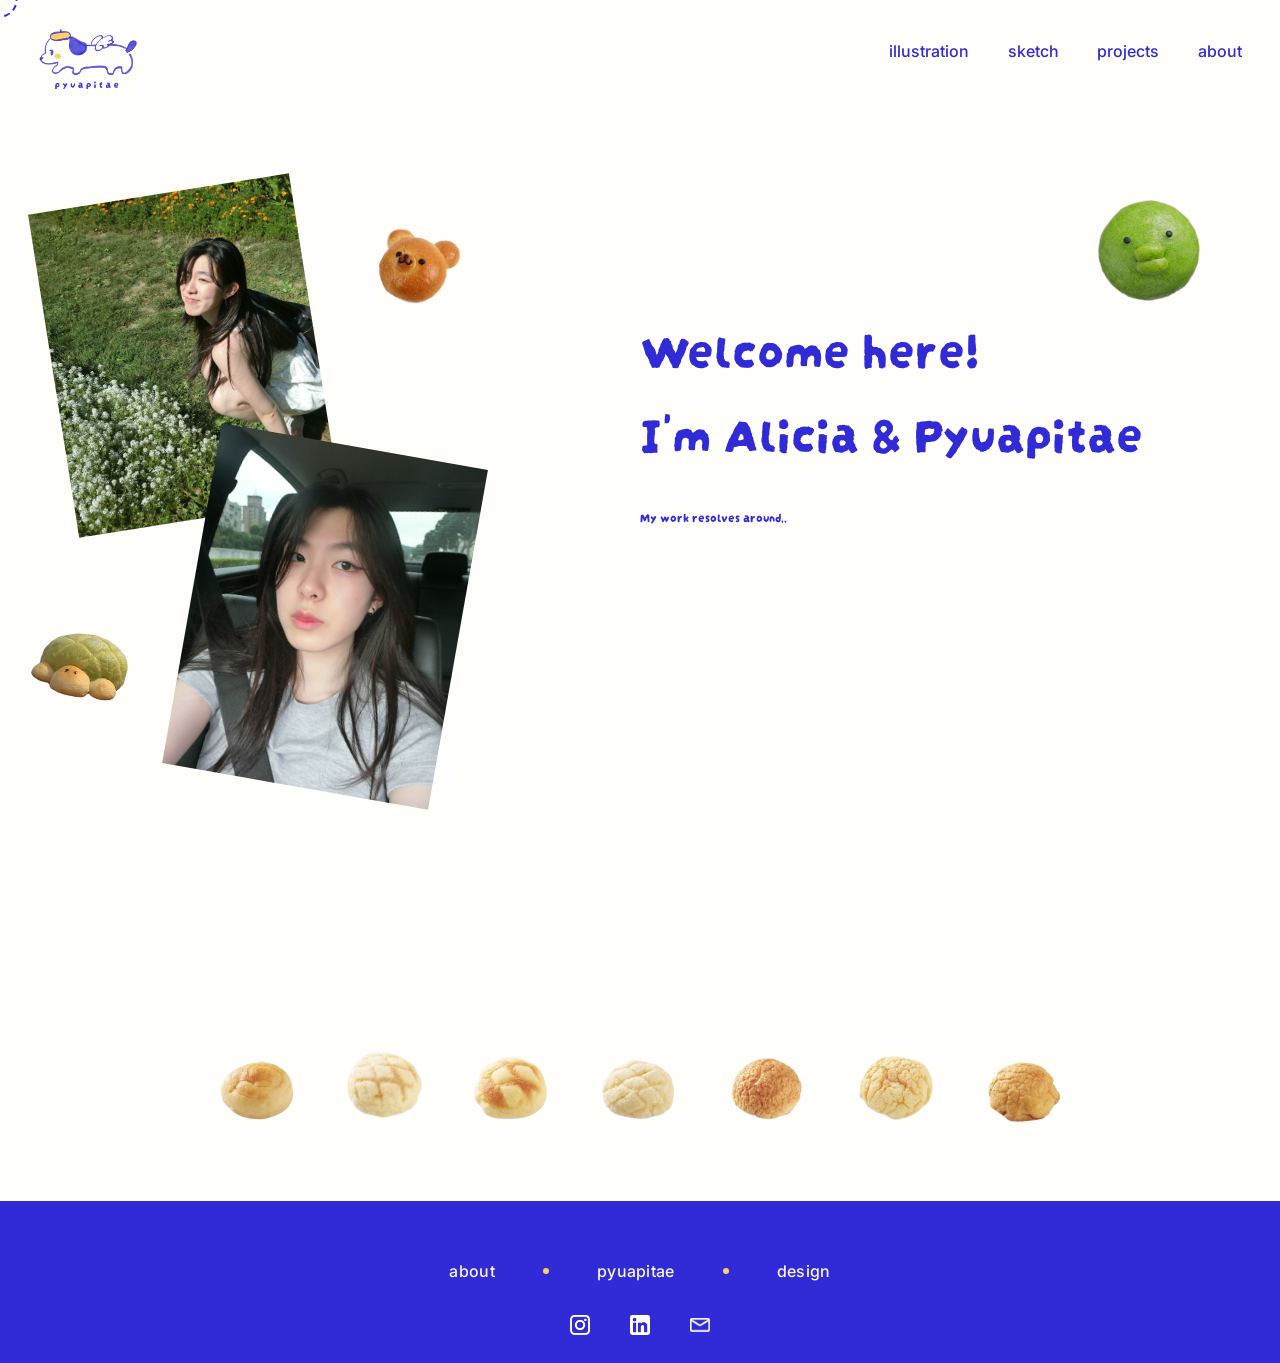
<file: about.html>
<!DOCTYPE html>
<html lang="en">
<head>
  <meta charset="UTF-8">
  <meta name="viewport" content="width=device-width, initial-scale=1.0">
  <meta name="description" content="Portfolio of Pyuapitae">
    <link rel="icon" type="image/png" href="public/home/favicon.png">

  <!-- Google Fonts -->
  <link rel="preconnect" href="https://fonts.googleapis.com">
  <link rel="preconnect" href="https://fonts.gstatic.com" crossorigin>
  <link
    href="https://fonts.googleapis.com/css2?family=Bpmf+Huninn&family=Darumadrop+One&family=Doto:wght,ROND@100..900,100&family=Inter:ital,opsz,wght@0,14..32,100..900;1,14..32,100..900&family=Lexend:wght@100..900&display=swap"
    rel="stylesheet">

  <title>pyuapitae — Sketch</title>

  <!-- CSS -->
  <link rel="stylesheet" href="style.css">
</head>



<body>

  <div class="custom-cursor" id="cursor"></div>

  <!-- ===== SHARED NAVBAR - COPY TO ALL PAGES WHEN UPDATED ===== -->
  <header>
    <div class="logo">
      <a href="index.html">
        <img src="public/home/logo.png" alt="pyuapitae logo">
      </a>
    </div>

    <nav class="navbar">
      <a href="illustration.html">illustration
        <span class="brush-underline"></span>
      </a>

      <a href="sketch.html">sketch
        <span class="brush-underline"></span>
      </a>

      <div class="nav-item" id="projectItem">
        <a href="#project" id="projectToggle">
          projects
          <span class="caret"></span>
          <span class="brush-underline"></span>
        </a>

        <div class="dropdown" id="projectDropdown">
          <a href="#siat">SIAT Vtuber Appearl</a>
          <a href="#idwtm">I Don't Want to Move - Self Publish</a>
          <a href="hot-summer-day.html">Hot Summer Day - Animation</a>
        </div>
      </div>

    <a href="about.html">about
      <span class="brush-underline"></span>
    </a>
    </nav>
  </header>



<main class="about">
  <!-- HERO -->
  <section class="hero">
    <div class="collage reveal">
      <img class="photo photo-1" src="public/about/flower.jpg" alt="grass selfie">
      <img class="photo photo-2" src="public/about/car-selfie.jpg" alt="car selfie">
      <img class="sticker bear" src="public/about/bear-bun.png" alt="bear bread">
      <img class="sticker turtle" src="public/about/turtle-bread.png" alt="turtle bread">
      <img class="kuchipatchi" src="public/about/kuchipatchi.png" alt="kuchipatchi bread">
    </div>

    <div class="hero-text">
      <h1 class="reveal d1">Welcome here!<br><span>I'm Alicia &amp; Pyuapitae</span></h1>
      <p class="reveal d2">My work resolves around,,</p>
    </div>
  </section>
</main>



<section>
  <div class="divider reveal">
    <span class="bread"><img class="divider-img" src="public/about/bread1.png" alt="bread"></span>
    <span class="bread"><img class="divider-img" src="public/about/bread2.png" alt="bread"></span>
    <span class="bread"><img class="divider-img" src="public/about/bread3.png" alt="bread"></span>
    <span class="bread"><img class="divider-img" src="public/about/bread4.png" alt="bread"></span>
    <span class="bread"><img class="divider-img" src="public/about/bread5.png" alt="bread"></span>
    <span class="bread"><img class="divider-img" src="public/about/bread6.png" alt="bread"></span>
    <span class="bread"><img class="divider-img" src="public/about/bread7.png" alt="bread"></span>
    <!-- <span class="bread"><img class="divider-img" src="public/about/bread8.png" alt="bread"></span>
    <span class="bread"><img class="divider-img" src="public/about/bread9.png" alt="bread"></span> -->
  </div>
</section>

<footer class="footer">

  <div class="footer-bottom">
    <ul class="footer-nav">
      <li><a href="#about">about</a></li>
      <li><a href="#home">pyuapitae</a></li>
      <li><a href="https://www.example.com" target="_blank" rel="noopener noreferrer">design</a></li>
    </ul>

    <ul class="footer-social">
      <li>
        <a href="https://www.instagram.com/pyuapitae/" target="_blank" rel="noopener">
          <img src="public/home/instagram-icon.png" alt="Instagram">
        </a>
      </li>
      <li>
        <a href="https://www.linkedin.com/in/alicia-chen-844a69274/" target="_blank" rel="noopener">
          <img src="public/home/linkedin-icon.png" alt="LinkedIn">
        </a>
      </li>
      <li>
        <a href="mailto:aliciachen3954ct@gmail.com">
          <img src="public/home/email-icon.png" alt="Email">
        </a>
      </li>
    </ul>
  </div>
</footer>

  <script src="script.js"></script>
    <script src="optimize.js"></script>
</body>
</file>
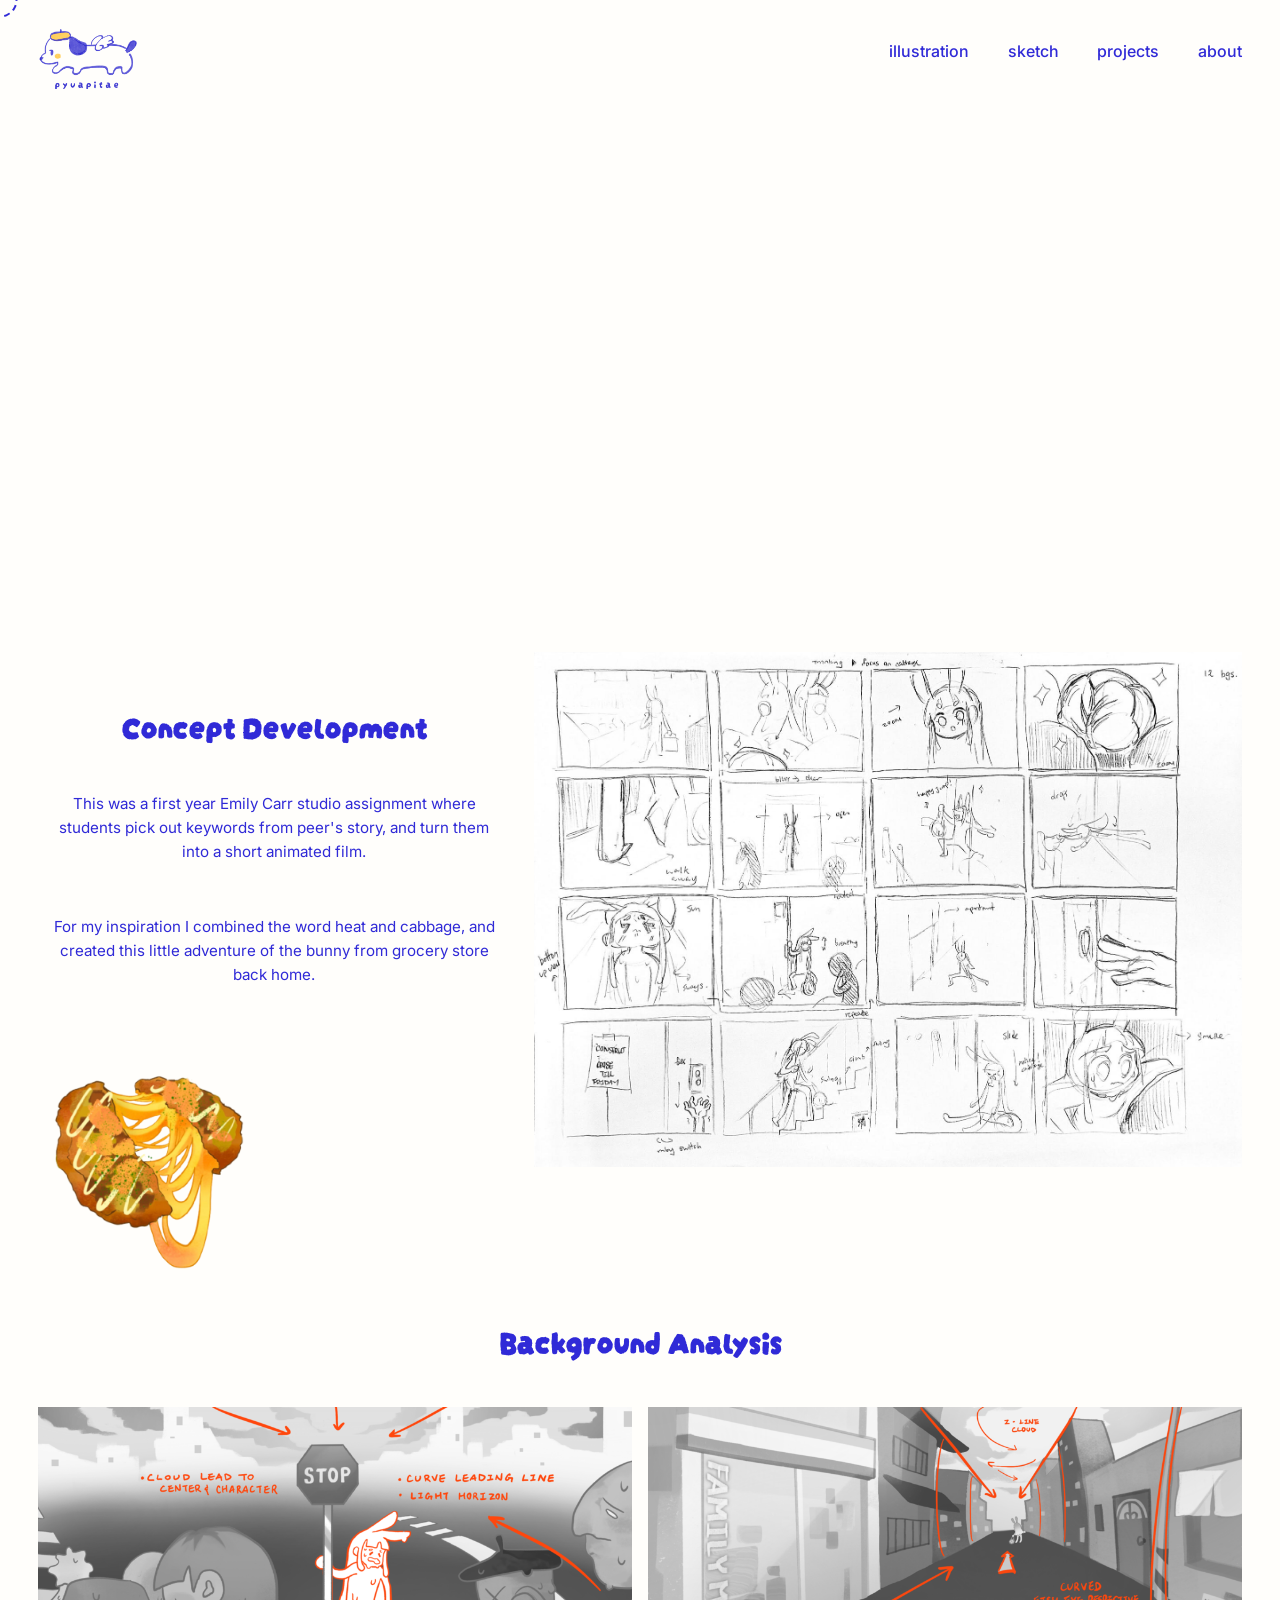
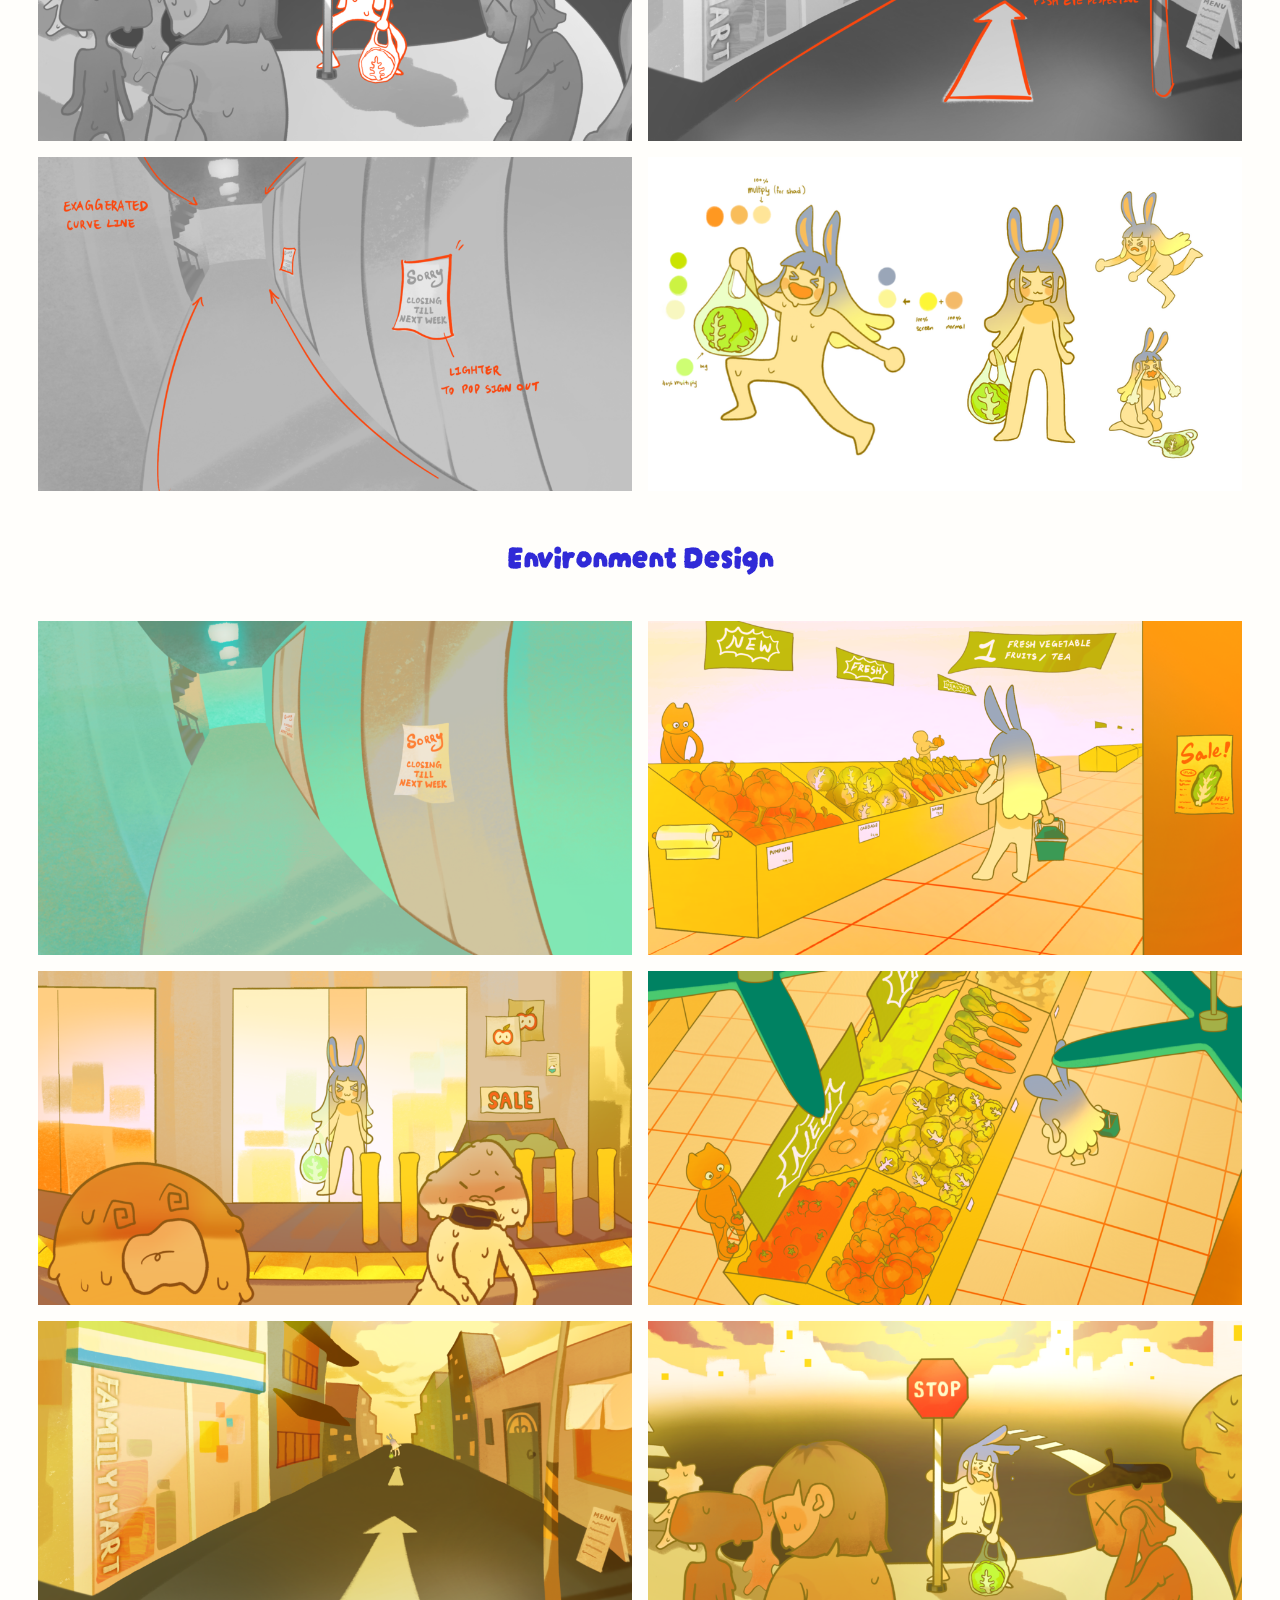
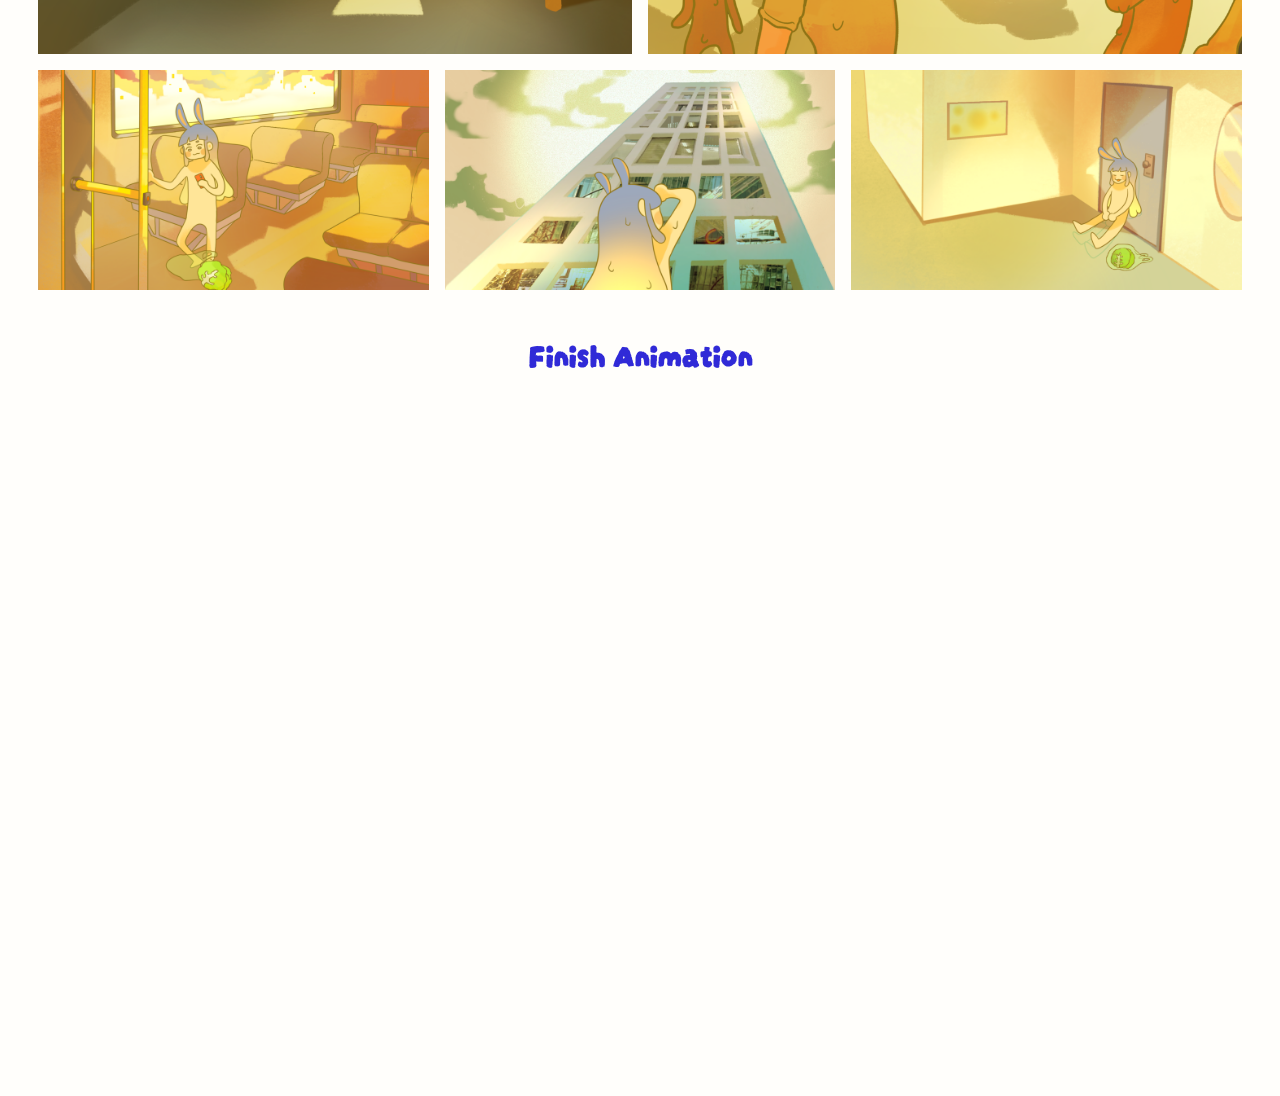
<file: hot-summer-day.html>
<!DOCTYPE html>
<html lang="en">
<head>
  <meta charset="UTF-8">
  <meta name="viewport" content="width=device-width, initial-scale=1.0">
  <meta name="description" content="Portfolio of Pyuapitae">
    <link rel="icon" type="image/png" href="public/home/favicon.png">

  <!-- Google Fonts -->
  <link rel="preconnect" href="https://fonts.googleapis.com">
  <link rel="preconnect" href="https://fonts.gstatic.com" crossorigin>

  <link
    href="https://fonts.googleapis.com/css2?family=Bpmf+Huninn&family=Darumadrop+One&family=Doto:wght,ROND@100..900,100&family=Inter:ital,opsz,wght@0,14..32,100..900;1,14..32,100..900&family=Lexend:wght@100..900&display=swap"
    rel="stylesheet">

  <title>pyuapitae — Hot Summer Day</title>

  <!-- CSS -->
  <link rel="stylesheet" href="style.css">
</head>

<body>

  <div class="custom-cursor" id="cursor"></div>

  <!-- ===== SHARED NAVBAR - COPY TO ALL PAGES WHEN UPDATED ===== -->
  <header>
    <div class="logo">
      <a href="index.html">
        <img src="public/home/logo.png" alt="pyuapitae logo">
      </a>
    </div>

    <nav class="navbar">
      <a href="illustration.html">illustration
        <span class="brush-underline"></span>
      </a>

      <a href="sketch.html">sketch
        <span class="brush-underline"></span>
      </a>

      <div class="nav-item" id="projectItem">
        <a href="#project" id="projectToggle">
          projects
          <span class="caret"></span>
          <span class="brush-underline"></span>
        </a>

        <div class="dropdown" id="projectDropdown">
          <a href="#siat">SIAT Vtuber Appearl</a>
          <a href="#idwtm">I Don't Want to Move - Self Publish</a>
          <a href="hot-summer-day.html">Hot Summer Day - Animation</a>
        </div>
      </div>

    <a href="about.html">about
      <span class="brush-underline"></span>
    </a>
    </nav>
  </header>
  <!-- ===== SHARED NAVBAR - COPY TO ALL PAGES WHEN UPDATED ===== -->

  <div class="video-hero">
    <video autoplay muted loop playsinline>
      <source src="public/hot-summer-day/hero-video.mp4" type="video/mp4">
    </video>
  </div>

  <!-- ===== CONCEPT DEVELOPMENT ===== -->
<section class="project-section">
  <div class="concept-layout">
    <div class="concept-left">
      <h2 class="section-title">Concept Development</h2>
    
      <div class="concept-text">
        <p>This was a first year Emily Carr studio assignment where students pick out keywords from peer's story, and turn them into a short animated film.</p>
        <p>For my inspiration I combined the word heat and cabbage, and created this little adventure of the bunny from grocery store back home.</p>
      </div>
      <img class="concept-thumbnail" src="public/hot-summer-day/jp-pancake.png" alt="food">
    </div>

    <img class="concept-storyboard" src="public/hot-summer-day/storyboard.jpg" alt="storyboard">
  </div>
</section>

  <!-- ===== BACKGROUND ANALYSIS ===== -->
  <section class="project-section">
    <h2 class="section-title center">Background Analysis</h2>

    <div class="two-col-grid">
      <img src="public/hot-summer-day/stop-analysis.PNG" alt="stop-analysis.PNG">
      <img src="public/hot-summer-day/store-analysis.PNG" alt="store-analysis.PNG">
      <img src="public/hot-summer-day/poster-analysis.PNG" alt="poster-analysis">
      <img src="public/hot-summer-day/character-design.png" alt="character-design">
    </div>
  </section>

  <!-- ===== ENVIRONMENT DESIGN ===== -->
  <section class="project-section">
    <h2 class="section-title center">Environment Design</h2>

    <div class="two-col-grid">
      <img src="public/hot-summer-day/bg-1.PNG" alt="environment 1">
      <img src="public/hot-summer-day/bg-2.PNG" alt="environment 2">
      <img src="public/hot-summer-day/bg-3.PNG" alt="environment 3">
      <img src="public/hot-summer-day/bg-4.PNG" alt="environment 4">
      <img src="public/hot-summer-day/bg-5.PNG" alt="environment 5">
      <img src="public/hot-summer-day/bg-6.PNG" alt="environment 6">
    </div>

    <div class="three-col-grid">
      <img src="public/hot-summer-day/bg-7.PNG" alt="environment 7">
      <img src="public/hot-summer-day/bg-8.PNG" alt="environment 8">
      <img src="public/hot-summer-day/bg-9.PNG" alt="environment 9">
    </div>
  </section>

  <!-- ===== FINISH ANIMATION ===== -->
  <section class="project-section">
    <h2 class="section-title center">Finish Animation</h2>

<div class="video-hero">
  <div class="video-embed-wrapper">
    <iframe
      src="https://www.youtube.com/embed/wnLzR3w2ceI"
      title="Hot Summer Day Animation"
      frameborder="0"
      allow="accelerometer; autoplay; clipboard-write; encrypted-media; gyroscope; picture-in-picture"
      allowfullscreen>
    </iframe>
  </div>
</div>




  <script src="script.js"></script>
      <script src="optimize.js"></script>
</body>
</html>
</file>
<file: style.css>
/* =========================================================
   FONTS
   ========================================================= */
.inter {
  font-family: "Inter", sans-serif;
  font-optical-sizing: auto;
  font-style: normal;
}

.darumadrop-one-regular {
  font-family: "Darumadrop One", sans-serif;
  font-weight: 400;
  font-style: normal;
}


/* =========================================================
   GLOBAL / RESET
   ========================================================= */
*, *::before, *::after {
  box-sizing: border-box;
}

* {
  margin: 0;
  padding: 0;
}

:root {
  color: #F8F5F2;
}

html {
  scroll-behavior: smooth;
}

html, body {
  overflow-x: hidden;
  width: 100%;
  margin: 0;
  padding: 0;
}

body {
  background-color: #fffefb;
  font-family: "Darumadrop One", cursive;
  color: #302AD7;
}


/* =========================================================
   SHARED EASE-IN (used on every page, no blur)
   Usage: add class="reveal" to anything that should ease in.
   Add d1 / d2 / d3 / d4 for a staggered delay.
   Don't put .reveal on elements that already have a transform;
   put it on their parent instead.
   ========================================================= */
@keyframes easeIn {
  from { opacity: 0; transform: translateY(26px); }
  to   { opacity: 1; transform: none; }
}

/* home + project pages ease in automatically */
.hero-heading,
.carousel-track-wrapper,
.second-section,
.video-hero,
.project-section {
  animation: easeIn 1.1s cubic-bezier(.22, .8, .3, 1) backwards;
}

.carousel-track-wrapper { animation-delay: .15s; }
.second-section         { animation-delay: .3s; }
.video-hero             { animation-delay: .15s; }
.project-section:nth-of-type(2) { animation-delay: .15s; }
.project-section:nth-of-type(3) { animation-delay: .3s; }


@media (prefers-reduced-motion: reduce) {
  .reveal, .page-title, .lil-blurb, .masonry-grid, .stagger > *,
  .hero-heading, .carousel-track-wrapper, .second-section,
  .video-hero, .project-section { animation: none; }
}


.reveal {
  animation: easeIn 1.1s cubic-bezier(.22, .8, .3, 1) backwards;
}
.d1 { animation-delay: .15s; }
.d2 { animation-delay: .3s; }
.d3 { animation-delay: .45s; }
.d4 { animation-delay: .6s; }

/* existing pages ease in without touching their HTML */
.page-title   { animation: easeIn 1.1s cubic-bezier(.22, .8, .3, 1) backwards; }
.lil-blurb    { animation: easeIn 1.1s cubic-bezier(.22, .8, .3, 1) .15s backwards; }
.masonry-grid { animation: easeIn 1.1s cubic-bezier(.22, .8, .3, 1) .3s backwards; }

/* optional: auto-stagger the children of any section with class="stagger" */
.stagger > * { animation: easeIn 1.1s cubic-bezier(.22, .8, .3, 1) backwards; }
.stagger > *:nth-child(2) { animation-delay: .15s; }
.stagger > *:nth-child(3) { animation-delay: .3s; }
.stagger > *:nth-child(4) { animation-delay: .45s; }

@media (prefers-reduced-motion: reduce) {
  .reveal, .page-title, .lil-blurb, .masonry-grid, .stagger > * { animation: none; }
}

/* scroll-triggered fade (needs the JS that adds .fade-in-visible) */
.fade-in-el {
  opacity: 0;
  transform: translateY(30px);
  transition: opacity 0.9s ease, transform 0.9s cubic-bezier(0.22, 1, 0.36, 1);
}

.fade-in-visible {
  opacity: 1;
  transform: translateY(0);
}


/* =========================================================
   HEADER / NAV
   ========================================================= */
header {
  display: flex;
  align-items: center;
  color: #302AD7;
  z-index: 10;
  position: relative;
  padding: 1% 3%;
  min-height: 80px; /* enough to contain the full logo including tagline text */
}

.logo {
  display: flex;
  align-items: center;
  height: 100%;
  padding-top: 1%;
}

.logo img {
  max-width: 100px;
  display: block;
}

.navbar {
  display: flex;
  align-items: center;
  gap: clamp(12px, 3vw, 50px);
  margin-left: auto;
  font-family: "Inter", sans-serif;
  max-width: fit-content;
  position: relative;
  z-index: 1;
  height: 100%;
}

.navbar a {
  position: relative;
  display: inline-block;
  text-decoration: none;
  color: inherit;
  font-weight: 500;
  font-size: var(--nav-size);
}

.navbar a:hover {
  -webkit-text-stroke: 0.5px currentColor;
}

.brush-underline {
  position: absolute;
  left: 0;
  bottom: -8px;
  width: 100%;
  height: 8px;
  background-image: url("public/home/brush-stroke.png");
  background-repeat: no-repeat;
  background-position: left center;
  background-size: contain;
  clip-path: inset(0 100% 0 0);
  transition: clip-path 0.25s ease-out;
  pointer-events: none;
  display: block;
}

.navbar a:hover .brush-underline {
  clip-path: inset(0 0 0 0);
}

.nav-item {
  position: relative;
}

.dropdown {
  position: absolute;
  top: calc(100% + 20px);
  left: 50%;
  transform: translateX(-50%) translateY(-10px);
  display: flex;
  flex-direction: column;
  width: max-content;
  min-width: 180px;
  padding: 8px 0;
  background: #302AD7;
  color: #F8F5F2;
  border: 1px solid rgba(0,0,0,.08);
  border-radius: 10px;
  box-shadow: 0 8px 24px rgba(0,0,0,.1);
  opacity: 0;
  visibility: hidden;
  transition: 0.2s ease;
  z-index: 1000;
}

.nav-item:hover .dropdown {
  opacity: 1;
  visibility: visible;
  transform: translateX(-50%) translateY(0);
  z-index: 1000;
}

.dropdown a {
  display: block;
  padding: 10px 18px;
  text-decoration: none;
  color: inherit;
  font-size: 0.95rem;
  font-weight: 400;
  white-space: nowrap;
  transition: background-color 0.2s ease;
}


/* =========================================================
   CUSTOM CURSOR
   ========================================================= */
/* Desktop only */
@media (hover: hover) and (pointer: fine) {
  html, body, * {
    cursor: none !important;
  }
}

/* Mobile: restore cursor */
@media (hover: none) and (pointer: coarse) {
  html, body, * {
    cursor: auto !important;
  }
}

.custom-cursor {
  position: fixed;
  top: 0;
  left: 0;
  width: 35px;
  height: 35px;
  background: transparent;
  border: 2px dashed #302AD7;
  border-radius: 50%;
  pointer-events: none;
  transform: translate(-50%, -50%);
  z-index: 9999;
  transition: width 0.35s cubic-bezier(0.34, 1.56, 0.64, 1),
              height 0.35s cubic-bezier(0.34, 1.56, 0.64, 1),
              background 0.25s ease,
              border 0.25s ease;
}

/* on dark backgrounds, border turns white instead of blue */
.custom-cursor.on-dark {
  border-color: white;
}

/* hovering an interactive element: stays yellow regardless of background */
.custom-cursor.hovering {
  width: 16px;
  height: 16px;
  background: #fed064;
  border-radius: 50%;
  border: 2px solid transparent;
}


/* =========================================================
   HOME PAGE
   ========================================================= */
.hero-heading {
  display: block;
  width: max-content;
  margin-left: auto;
  text-align: left;
  padding-right: 5%;
  padding-top: 5%;
  font-family: "Darumadrop One", cursive;
  color: #4433e0;
}

.line12arrange {
  display: flex;
  flex-direction: column;
  justify-content: flex-end;
  width: 100%;
}

.line12arrange a {
  text-decoration: none;
  color: inherit;
}

.line12arrange > a {
  display: inline-block;
  transition: transform 0.3s cubic-bezier(0.22, 1, 0.36, 1);
}

.line12arrange > a:hover {
  transform: translateY(-8px) rotate(-3deg);
}

.design-link {
  display: inline-block;
  transition: transform 0.3s cubic-bezier(0.22, 1, 0.36, 1);
}

.design-link:hover {
  transform: translateY(-8px) rotate(-3deg);
}

.line-1 {
  font-size: clamp(2rem, 3.75vw, 2.75rem);
}

.line-2 {
  font-size: clamp(1.5rem, 2.8vw, 2.0625rem);
  margin-top: 6px;
  margin-left: 10%;
}

/* carousel */
.carousel-track-wrapper {
  width: 100vw;
  margin-left: calc(-50vw + 50%);
  margin-right: calc(-50vw + 50%);
  margin-top: 25px;
  margin-bottom: 25px;
  overflow: hidden;
  background: #302AD7;
  padding: 24px 0;
}

.carousel-track {
  display: flex;
  width: max-content;
  animation: scroll 20s linear infinite;
}

.carousel-track img {
  height: 60px;
  margin: 0 48px;
  object-fit: contain;
}

@keyframes scroll {
  from { transform: translateX(0); }
  to   { transform: translateX(-25%); }
}

/* second section */
.second-section {
  width: 100vw;
  margin-left: calc(-50vw + 50%);
  margin-right: calc(-50vw + 50%);
  background: #302AD7;
  color: white;
  padding: 80px 120px;
  display: flex;
  align-items: center;
  justify-content: space-between;
  gap: 60px;
  flex-wrap: wrap;
}

.second-section-text {
  display: flex;
  flex-direction: column;
  max-width: 420px;
  flex: 1 1 320px;
}

.line-3 {
  font-family: "Darumadrop One", cursive;
  font-size: clamp(2rem, 3.75vw, 2.75rem);
  line-height: 1.3;
  margin-bottom: 12px;
  position: relative;
  display: inline-block;
  padding-bottom: 20px;
  transition: transform 0.3s cubic-bezier(0.22, 1, 0.36, 1);
}

.line-3:hover {
  transform: translateY(-6px);
}

.brush-underline-big {
  position: absolute;
  left: 0;
  bottom: 0;
  width: 80%;
  height: 12px;
  background-image: url("public/home/brush-stroke-white-v2.png");
  background-repeat: no-repeat;
  background-position: left center;
  background-size: contain;
  clip-path: inset(0 100% 0 0);
  animation: revealBrush 0.6s ease-out 0.3s forwards;
  pointer-events: none;
  display: block;
}

@keyframes revealBrush {
  to { clip-path: inset(0 0 0 0); }
}

.line-4,
.line-5 {
  font-family: "Inter", sans-serif;
  font-size: 0.95rem;
  line-height: 1.6;
  opacity: 0.9;
  margin-top: 20px;
}


/* =========================================================
   ILLUSTRATION PAGE: masonry grid
   ========================================================= */
.page-title {
  font-family: "Darumadrop One", cursive;
  font-size: clamp(1.8rem, 3vw, 2.5rem);
  color: #302AD7;
  padding: 20px 40px 0;
  margin: 6% 0 0 0;
  text-align: center;
}

.masonry-grid {
  column-count: 3;
  column-gap: 16px;
  padding: 0 40px 60px;
}

.masonry-grid img {
  width: 100%;
  height: auto;
  display: block;
  margin-bottom: 16px;
  border-radius: 4px;
  break-inside: avoid;
  cursor: pointer;
  transition: transform 0.3s cubic-bezier(0.22, 1, 0.36, 1),
              opacity 0.3s ease;
}

.masonry-grid img:hover {
  transform: scale(1.02);
  opacity: 0.92;
}

@media (max-width: 900px) {
  .masonry-grid { column-count: 2; }
}

@media (max-width: 500px) {
  .masonry-grid { column-count: 1; }
}

.lil-blurb {
  text-align: center;
  font-family: "Darumadrop One", sans-serif;
  font-weight: 100;
  font-size: 24px;
  color: #302AD7;
  margin: 15px 0 80px 0;
}

/* lightbox */
.lightbox {
  position: fixed;
  inset: 0;
  background: rgba(254, 254, 254, 0.726);
  display: none;
  align-items: center;
  justify-content: center;
  padding: 40px;
  z-index: 9999;
  cursor: zoom-out;
}

.lightbox.active {
  display: flex;
}

.lightbox img {
  max-width: 90vw;
  max-height: 90vh;
  border-radius: 4px;
  box-shadow: 0 20px 60px rgba(0, 0, 0, 0.4);
}


/* =========================================================
   SKETCH PAGE
   ========================================================= */
.sketch-grid {
  column-count: 4;
}

@media (max-width: 1200px) {
  .sketch-grid { column-count: 3; }
}

@media (max-width: 900px) {
  .sketch-grid { column-count: 2; }
}


/* =========================================================
   HOT SUMMER DAY / PROJECT PAGES
   ========================================================= */
.video-hero {
  position: relative;
  margin: 40px 3%;
  height: 50dvh;
  overflow: visible;
}

.video-hero video {
  width: 100%;
  height: 100%;
  object-fit: cover;
  display: block;
}

.project-section {
  padding: 20px 3%;
}

.section-title {
  font-family: "Darumadrop One", cursive;
  font-size: clamp(1.5rem, 2.5vw, 2rem);
  color: #302AD7;
  margin-bottom: 24px;
  text-align: center;
  position: relative;
  display: inline-block;
  padding-bottom: 20px;
  left: 50%;
  transform: translateX(-50%);
}

.section-title.center {
  text-align: center;
}

/* concept development: heading + text + sticker stacked left, storyboard right */
.concept-layout {
  display: grid;
  grid-template-columns: 1fr 1.5fr;
  gap: 24px;
  align-items: start;
}

.concept-left {
  display: flex;
  flex-direction: column;
  padding-top: 50px;
  padding-left: 10px;
  padding-right: 10px;
}

.concept-text {
  font-family: "Inter", sans-serif;
  font-size: 0.95rem;
  line-height: 1.6;
  color: #302AD7;
}

.concept-text p {
  margin-bottom: 50px;
  text-align: center;
}

.concept-thumbnail {
  width: 200px;
  height: auto;
  max-width: 100%;
  margin-top: 32px;
  align-self: start;
}

.concept-storyboard {
  width: 100%;
  height: auto;
}

/* two-column image grid */
.two-col-grid {
  display: grid;
  grid-template-columns: 1fr 1fr;
  gap: 16px;
}

.two-col-grid img {
  width: 100%;
  height: auto;
  display: block;
}

/* three-column image grid */
.three-col-grid {
  display: grid;
  grid-template-columns: 1fr 1fr 1fr;
  gap: 16px;
  margin-top: 16px;
}

.three-col-grid img {
  width: 100%;
  height: auto;
  display: block;
}

/* video embed */
.video-embed-wrapper {
  position: relative;
  width: 100%;
  aspect-ratio: 16 / 9;
  height: auto;
  overflow: hidden;
}

.video-embed-wrapper iframe {
  position: absolute;
  top: 0;
  left: 0;
  width: 100%;
  height: 100%;
  display: block;
  border: none;
}

/* YouTube click-to-play */
.yt-facade {
  position: absolute;
  inset: 0;
  width: 100%;
  height: 100%;
  padding: 0;
  border: 0;
  display: block;
  background: #302AD7;
}

.yt-facade img {
  width: 100%;
  height: 100%;
  object-fit: cover;
  display: block;
}

.yt-play {
  position: absolute;
  top: 50%;
  left: 50%;
  width: clamp(48px, 8vw, 72px);
  height: clamp(48px, 8vw, 72px);
  transform: translate(-50%, -50%);
  border-radius: 50%;
  background: #fed064;
}

.yt-play::before {
  content: "";
  position: absolute;
  top: 50%;
  left: 54%;
  transform: translate(-50%, -50%);
  border-style: solid;
  border-width: 11px 0 11px 18px;
  border-color: transparent transparent transparent #302AD7;
}

/* image loading: placeholder color + reserved space */
.masonry-grid img,
.two-col-grid img,
.three-col-grid img,
.concept-storyboard {
  background: #F8F5F2;
}

.masonry-grid img:not([width]) { aspect-ratio: auto 4 / 5; }
.two-col-grid img:not([width]),
.three-col-grid img:not([width]) { aspect-ratio: auto 4 / 3; }
.concept-storyboard:not([width]) { aspect-ratio: auto 16 / 9; }

/* tablet (900px and below) */
@media (max-width: 900px) {
  .concept-layout {
    grid-template-columns: 1fr;
  }
  .sketch-grid { column-count: 3; }
}

/* mobile (500px and below): MUST come after the tablet rules */
@media (max-width: 500px) {
  .sketch-grid {
    column-count: 2;
  }

  .two-col-grid {
    grid-template-columns: 1fr 1fr !important;
    gap: 8px;
  }

  .three-col-grid {
    grid-template-columns: 1fr 1fr !important;
    gap: 8px;
  }

  .concept-layout {
    grid-template-columns: 1fr;
  }

  .concept-left {
    padding-top: 24px;
    padding-left: 4%;
    padding-right: 4%;
  }

  .concept-text p {
    margin-bottom: 24px;
  }

  .concept-thumbnail {
    width: 100px;
    margin: 16px auto 0;
  }

  .video-hero {
    height: 35dvh;
    margin: 20px 3%;
  }

  .section-title {
    font-size: clamp(1.2rem, 5vw, 1.5rem);
  }

  .project-section {
    padding: 12px 3%;
  }

  .two-col-grid img,
  .three-col-grid img {
    border-radius: 4px;
  }
}


/* =========================================================
   ABOUT ME
   ========================================================= */
.about {
  width: 100%;
  padding: 90px 3vw 120px;
  overflow-x: hidden;
}

/* hero */
.hero {
  display: grid;
  grid-template-columns: 1fr 1fr;
  align-items: start;
  max-width: 1200px;
  margin: 0 auto;
}

/* collage scales with its column; everything inside is in % */
.collage {
  position: relative;
  width: 100%;
  max-width: 600px;
  aspect-ratio: 1 / 1.05;
}

.photo {
  position: absolute;
  object-fit: cover;
  height: auto;
}
.photo-1 { width: 44%; aspect-ratio: 265 / 328; top: 0;   left: 2%;  transform: rotate(-9deg); }
.photo-2 { width: 45%; aspect-ratio: 270 / 345; top: 40%; left: 25%; transform: rotate(10deg); }

.sticker { position: absolute; height: auto; }
.bear    { width: 16%; top: 5%;  left: 55%; }
.turtle  { width: 25%; top: 64%; left: -5%; }

.kuchipatchi {
  position: absolute;
  width: 20%;
  top: 0;
  left: 175%;
  height: auto;
}

/* text sits higher, near the top of the collage */
.hero-text {
  align-self: start;
  padding-top: clamp(40px, 9vw, 140px);
}

.hero-text h1 {
  font-family: "Darumadrop One", cursive;
  color: #302AD7;
  font-weight: 400;
  font-size: clamp(30px, 4.3vw, 52px);
  line-height: 1.5;
}

.hero-text h1 span {
  display: inline-block;
  margin-top: 6px;
}

.hero-text p {
  font-size: clamp(11px, 1vw, 13px);
  font-weight: 500;
  margin-top: clamp(20px, 3vw, 40px);
}

/* tablet / phone */
@media (max-width: 800px) {
  .about { padding: 60px 5vw 80px; }

  .hero { grid-template-columns: 1fr; gap: 30px; }

  .collage { max-width: 440px; margin: 0 auto; }

  .hero-text { padding-top: 0; text-align: center; }

  /* kuchipatchi tucks into the corner of the collage instead of off-screen */
  .kuchipatchi { left: auto; right: 0; top: -4%; width: 16%; }
}

/* ---------- bread divider ---------- */
.divider {
  display: flex;
  justify-content: center;
  align-items: flex-end;
  flex-wrap: wrap;
  gap: clamp(12px, 3.5vw, 60px);
  padding: clamp(40px, 8vh, 100px) 3vw;
}

/* wrapper stays still; it is the hover target, with extra room above for the jump */
.bread {
  display: block;
  padding-top: 30px;
}

.divider-img {
  display: block;
  width: clamp(44px, 6.5vw, 90px);
  height: auto;

  /* coming DOWN: smooth and slightly quicker than before */
  transition: transform .75s cubic-bezier(.33, 0, .2, 1);
  will-change: transform;
}

.bread:hover .divider-img {
  transform: translateY(-24px);

  /* going UP: faster, with a much softer settle */
  transition: transform .45s cubic-bezier(.25, 1.15, .4, 1);
}

@media (prefers-reduced-motion: reduce) {
  .divider-img,
  .bread:hover .divider-img { transition: none; transform: none; }
}



/* =========================================================
   FOOTER
   ========================================================= */
.footer {
  width: 100%;
  font-family: "Inter", sans-serif;
}

.footer ul {
  list-style: none;
  margin: 0;
  padding: 0;
}

/* top cream band */
.footer-top {
  position: relative;
  background: #F8F5F2;
  display: flex;
  align-items: center;
  justify-content: center;
  min-height: clamp(130px, 18vw, 190px);
  padding: 0 clamp(16px, 4vw, 48px);
}

.footer-art {
  position: absolute;
  left: clamp(8px, 2vw, 24px);
  bottom: 0;
  height: clamp(90px, 14vw, 150px);
  width: auto;
  pointer-events: none;
}

.footer-note {
  position: relative;
  font-family: "Darumadrop One", cursive;
  font-weight: 400;
  color: #302AD7;
  text-align: center;
  font-size: clamp(1.2rem, 1.6vw + 0.7rem, 1.7rem);
  line-height: 1.35;
  max-width: 24ch;
  margin: 0 0 0 clamp(0px, 16vw, 220px);
  padding-bottom: 22px;
}

/* bottom blue band */
.footer-bottom {
  background: #302AD7;
  color: #F8F5F2;
  padding: clamp(36px, 6vw, 60px) 16px clamp(20px, 3vw, 28px);
  display: flex;
  flex-direction: column;
  align-items: center;
  gap: clamp(24px, 3.4vw, 34px);
}

/* nav with yellow dot separators */
.footer-nav {
  display: flex;
  align-items: center;
  justify-content: center;
  flex-wrap: wrap;
  gap: clamp(20px, 4vw, 48px);
}

.footer-nav li {
  display: flex;
  align-items: center;
  gap: clamp(20px, 4vw, 48px);
}

.footer-nav li + li::before {
  content: "";
  width: 6px;
  height: 6px;
  border-radius: 50%;
  background: #fed064;
}

.footer-nav a {
  color: #F8F5F2;
  text-decoration: none;
  font-size: clamp(0.875rem, 0.5vw + 0.7rem, 1rem);
  font-weight: 500;
  letter-spacing: 0.02em;
}

/* social icons */
.footer-social {
  display: flex;
  gap: clamp(28px, 4vw, 40px);
}

.footer-social a {
  display: block;
  line-height: 0;
}

.footer-social img {
  width: clamp(16px, 1.7vw, 20px);
  height: clamp(16px, 1.7vw, 20px);
  object-fit: contain;
  display: block;
}

/* LinkedIn (2nd icon): slight rounding only */
.footer-social li:nth-child(2) img {
  border-radius: 12%;
}

/* copyright line */
.footer-copy {
  width: min(90%, 720px);
  margin: 0;
  padding-top: 20px;
  border-top: 1px dashed rgba(248, 245, 242, 0.3);
  text-align: center;
  font-size: 0.8rem;
  letter-spacing: 0.04em;
  opacity: 0.7;
}

/* mobile */
@media (max-width: 600px) {
  .footer-top {
    flex-direction: column;
    justify-content: flex-end;
    padding-top: 24px;
    padding-bottom: 20px;
    gap: 16px;
  }

  .footer-art {
    position: static;
    height: 110px;
    order: -1;
    transform: translateY(20px);
  }

  .footer-note {
    margin-left: 0;
    max-width: 22ch;
  }

  .footer-nav {
    flex-direction: column;
    gap: 16px;
  }

  .footer-nav li + li::before {
    display: none;
  }
}
</file>
